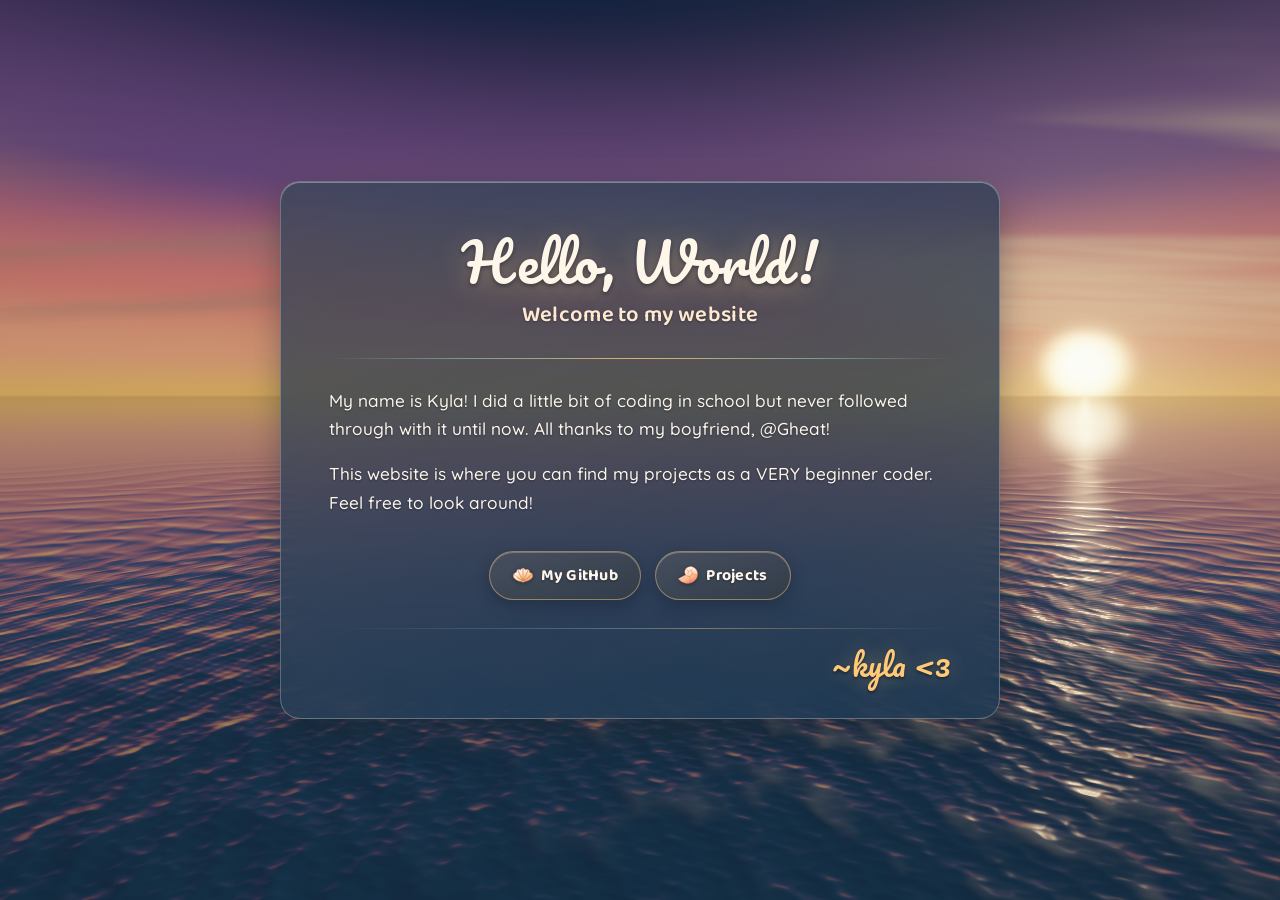
<file: index.html>
<!DOCTYPE html>
<html lang="en">
<head>
    <meta charset="UTF-8">
    <meta name="viewport" content="width=device-width, initial-scale=1.0">
    <title>Kyla's Website</title>
    <!-- #07182E, #0E2E4B, #1B5F80, #3AA3B3, #9FE3DC, #FFE9CF, #FFC978, #FF9E76, #F97A6D, #6E4A82, #06121F, #FFF6EA -->
    <link rel="preconnect" href="https://fonts.googleapis.com">
    <link rel="preconnect" href="https://fonts.gstatic.com" crossorigin>
    <link href="https://fonts.googleapis.com/css2?family=Baloo+2:wght@600;700&family=Pacifico&family=Quicksand:wght@400;500;600&display=swap" rel="stylesheet">
    <link rel="stylesheet" href="style.css?v=426e8dcf">
</head>
<body>
    <div class="page">
        <main class="card glass" data-no-splash>
            <h1>Hello, World!</h1>
            <h2>Welcome to my website  </h2>

            <hr class="rule" aria-hidden="true">

            <p>My name is Kyla! I did a little bit of coding in school but never followed through with it until now. All thanks to my boyfriend, @Gheat!</p>
            <p> This website is where you can find my projects as a VERY beginner coder. Feel free to look around!</p>

            <div class="links">
                <a class="button" href="https://github.com/giannikyla20-cpu" target="_blank"><svg class="shell" viewBox="1.6 4.9 20.8 20.8" aria-hidden="true" focusable="false" xmlns="http://www.w3.org/2000/svg"><!-- scallop / fan shell -->
                        <defs>
                            <linearGradient id="fanShell" x1=".15" y1="0" x2=".8" y2="1">
                                <stop offset="0" stop-color="#FFF6EA"/>
                                <stop offset=".38" stop-color="#FFE9CF"/>
                                <stop offset=".72" stop-color="#FFC978"/>
                                <stop offset="1" stop-color="#F1866F"/>
                            </linearGradient>
                        </defs>
                        <path d="M12 22.5C8.6 22.3 3.9 20.7 2.04 17.56Q1.1 13.2 4.91 12.59Q5.83 8.22 9.44 9.77Q12 6.42 14.56 9.77Q18.17 8.22 19.09 12.59Q22.9 13.2 21.96 17.56C20.1 20.7 15.4 22.3 12 22.5Z" fill="url(#fanShell)" stroke="#B85C4E" stroke-opacity=".55" stroke-width=".7"/>
                        <g fill="none" stroke="#C2685A" stroke-opacity=".5" stroke-width="1.2" stroke-linecap="round">
                            <path d="M12 21.6Q7.0 18.9 3.21 14.94"/>
                            <path d="M12 21.6Q9.3 16.7 7.02 10.85"/>
                            <path d="M12 21.6 12 8.42"/>
                            <path d="M12 21.6Q14.7 16.7 16.98 10.85"/>
                            <path d="M12 21.6Q17.0 18.9 20.79 14.94"/>
                        </g>
                        <path d="M5.9 19.9Q3.9 16.8 4.6 13.5" fill="none" stroke="#FFFFFF" stroke-opacity=".55" stroke-width="1.35" stroke-linecap="round"/>
                        <path d="M9.1 21.4Q7.1 21.0 5.6 20.0" fill="none" stroke="#FFFFFF" stroke-opacity=".3" stroke-width="1" stroke-linecap="round"/>
                        <ellipse cx="12" cy="22" rx="1.6" ry=".9" fill="#F0A961"/>
                    </svg> My GitHub</a>
                <a class="button" href="projects.html"><svg class="shell" viewBox="1.25 1.25 21.5 21.5" aria-hidden="true" focusable="false" xmlns="http://www.w3.org/2000/svg"><!-- spiral / nautilus shell -->
                        <defs>
                            <linearGradient id="spiralShell" x1=".2" y1=".05" x2=".75" y2="1">
                                <stop offset="0" stop-color="#FFF6EA"/>
                                <stop offset=".35" stop-color="#FFE9CF"/>
                                <stop offset=".7" stop-color="#FFB47F"/>
                                <stop offset="1" stop-color="#E8746B"/>
                            </linearGradient>
                        </defs>
                        <path d="M9.47 11.83C9.4 11.73 9.17 11.42 9.05 11.2C8.93 10.98 8.82 10.74 8.74 10.49C8.65 10.24 8.58 9.98 8.53 9.72C8.48 9.46 8.45 9.18 8.44 8.91C8.43 8.63 8.45 8.35 8.48 8.07C8.52 7.78 8.58 7.5 8.66 7.22C8.74 6.94 8.85 6.66 8.98 6.39C9.11 6.12 9.26 5.85 9.43 5.6C9.61 5.35 9.8 5.1 10.02 4.87C10.24 4.64 10.48 4.43 10.73 4.23C10.99 4.03 11.27 3.85 11.56 3.69C11.85 3.53 12.16 3.39 12.48 3.28C12.81 3.16 13.14 3.07 13.49 3.01C13.83 2.94 14.19 2.9 14.55 2.89C14.91 2.88 15.28 2.9 15.65 2.95C16.02 3 16.39 3.07 16.75 3.18C17.12 3.29 17.48 3.43 17.83 3.59C18.19 3.76 18.53 3.96 18.86 4.19C19.19 4.41 19.52 4.67 19.81 4.95C20.11 5.24 20.4 5.55 20.65 5.88C20.91 6.22 21.15 6.58 21.36 6.96C21.57 7.34 21.75 7.75 21.9 8.17C22.05 8.59 22.17 9.03 22.25 9.48C22.34 9.93 22.39 10.4 22.4 10.87C22.41 11.34 22.39 11.82 22.33 12.3C22.26 12.78 22.16 13.26 22.02 13.74C21.88 14.21 21.7 14.69 21.49 15.15C21.27 15.61 21.01 16.06 20.71 16.49C20.42 16.92 20.08 17.34 19.71 17.73C19.34 18.12 18.93 18.5 18.5 18.83C18.06 19.17 17.59 19.48 17.09 19.75C16.59 20.02 16.06 20.26 15.51 20.45C14.97 20.65 14.39 20.81 13.8 20.91C13.22 21.02 12.61 21.09 11.99 21.11C11.38 21.12 10.75 21.1 10.13 21.01C9.5 20.93 8.87 20.8 8.25 20.62C7.63 20.43 7 20.2 6.4 19.91C5.81 19.63 5.21 19.29 4.65 18.9C4.09 18.52 3.54 18.08 3.03 17.6C2.52 17.12 1.84 16.28 1.6 16.01Z" fill="url(#spiralShell)" stroke="#B85C4E" stroke-opacity=".5" stroke-width=".7"/>
                        <path d="M12.18 10.39C12.15 10.35 12.04 10.17 11.93 9.93C11.84 9.57 11.82 9.29 11.9 8.8C11.97 8.61 12.11 8.33 12.37 7.99C12.53 7.84 12.8 7.64 13.22 7.44C13.45 7.37 13.81 7.31 14.31 7.33C14.56 7.37 14.94 7.49 15.42 7.75C15.64 7.92 15.95 8.22 16.28 8.71C16.41 8.98 16.56 9.42 16.64 10.06C16.63 10.39 16.56 10.88 16.32 11.53C16.16 11.85 15.84 12.29 15.29 12.8C14.98 13.03 14.45 13.3 13.67 13.52C13.26 13.58 12.62 13.58 11.76 13.42C11.33 13.28 10.71 12.96 10.52 12.83C10.13 12.54 9.55 11.92 9.47 11.83" fill="none" stroke="#C2685A" stroke-opacity=".5" stroke-width=".9" stroke-linecap="round"/>
                        <g fill="none" stroke="#C2685A" stroke-opacity=".38" stroke-width=".85" stroke-linecap="round">
                            <path d="M12.32 8.04Q10.72 7.03 9.89 5.01"/>
                            <path d="M15.28 7.66Q16.15 5.44 18.46 3.93"/>
                            <path d="M16.56 10.85Q19.51 11.02 22.17 13.16"/>
                            <path d="M13.79 13.5Q15.13 16.82 14.15 20.84"/>
                            <path d="M10.07 12.48Q7.83 16.03 3.34 17.88"/>
                        </g>
                        <path d="M15.6 4.2Q19.4 5.9 20.9 9.6" fill="none" stroke="#FFFFFF" stroke-opacity=".5" stroke-width="1.3" stroke-linecap="round"/>
                    </svg> Projects</a>
            </div>

            <hr class="rule rule--soft" aria-hidden="true">

            <h3 class="signature"> ~kyla <3 </h3>
        </main>
    </div>

    <script src="ocean.js?v=022d1eb1" defer></script>
</body>
</html>
</file>
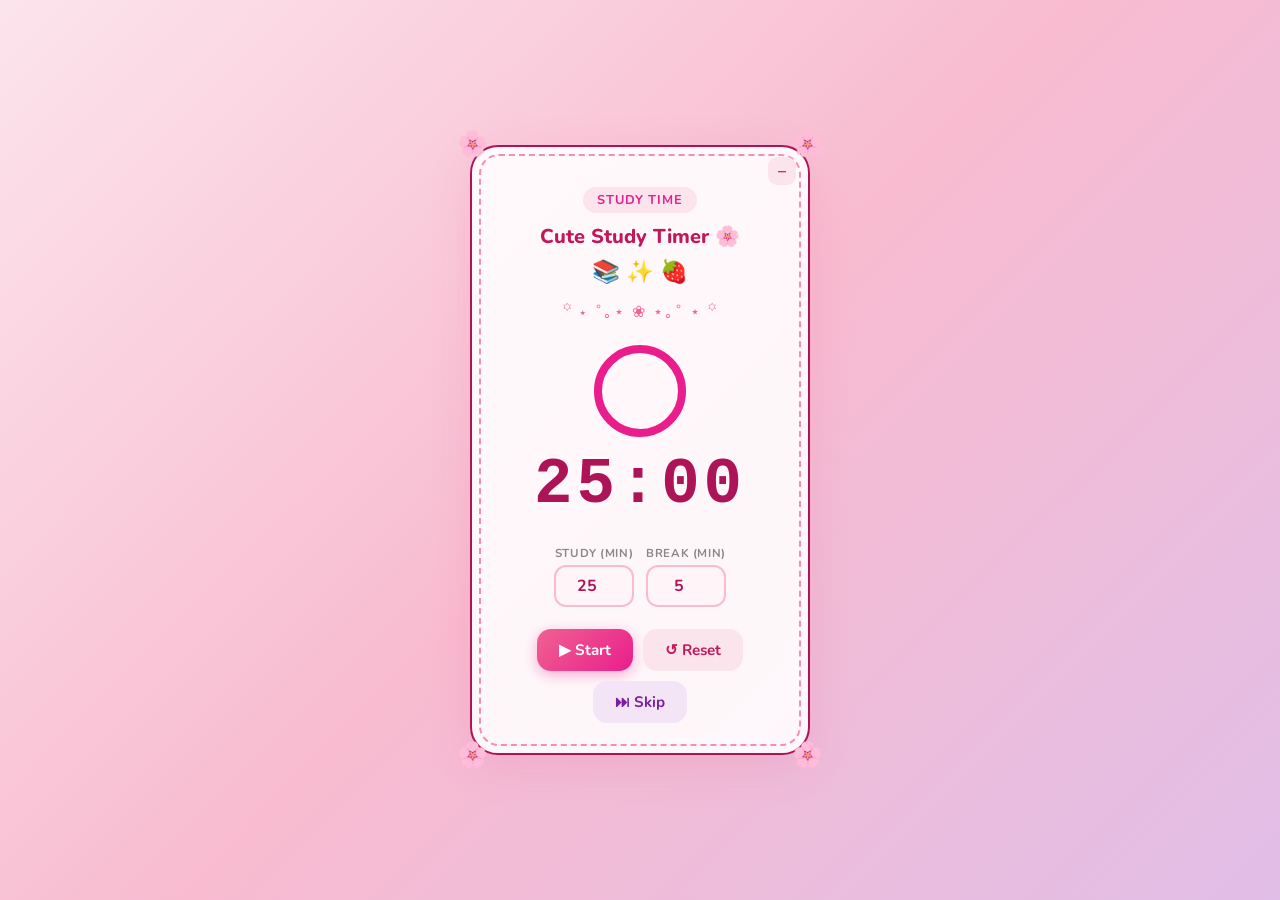
<file: StudyTimer/index.html>
<!DOCTYPE html>
<html lang="en">
<head>
    <meta charset="UTF-8">
    <meta name="viewport" content="width=device-width, initial-scale=1.0">
    <title>Cute Study Timer ⋆.ೃ࿔🌸*:･</title>
    <style>
        @import url('https://fonts.googleapis.com/css2?family=Nunito:wght@400;600;700;800&display=swap');

        * { box-sizing: border-box; margin: 0; padding: 0; }

        body {
            font-family: 'Nunito', 'Segoe UI', sans-serif;
            background: linear-gradient(135deg, #fce4ec, #f8bbd0, #e1bee7);
            min-height: 100vh;
            display: flex;
            align-items: center;
            justify-content: center;
            transition: background 0.8s ease;
        }

        body.break-mode {
            background: linear-gradient(135deg, #e8f5e9, #b2dfdb, #c8e6c9);
        }

        .card {
            position: relative;
            background: rgba(255, 255, 255, 0.88);
            backdrop-filter: blur(10px);
            border-radius: 28px;
            padding: 40px 34px 30px;
            width: 340px;
            box-shadow: 0 12px 40px rgba(233, 100, 150, 0.18);
            text-align: center;
            border: 2.5px solid #ad1457;
            transition: border-color 0.5s, box-shadow 0.5s;
        }

        body.break-mode .card {
            border-color: #1b5e20;
            box-shadow: 0 12px 40px rgba(56, 142, 60, 0.18);
        }

        /* ── Dainty dashed inner frame ── */
        .card::before {
            content: '';
            position: absolute;
            inset: 7px;
            border: 2px dashed #f48fb1;
            border-radius: 20px;
            pointer-events: none;
            transition: border-color 0.5s;
        }

        body.break-mode .card::before { border-color: #80cbc4; }

        /* ── Little flowers in the corners ── */
        .corner {
            position: absolute;
            font-size: 1.55rem;
            line-height: 1;
            pointer-events: none;
            animation: sway 4s ease-in-out infinite;
        }

        .corner::before { content: '🌸'; }
        body.break-mode .corner::before { content: '🌼'; }

        .corner.tl { top: -15px; left: -15px; }
        .corner.tr { top: -15px; right: -15px; animation-delay: 1s; }
        .corner.bl { bottom: -15px; left: -15px; animation-delay: 2s; }
        .corner.br { bottom: -15px; right: -15px; animation-delay: 3s; }

        @keyframes sway {
            0%, 100% { transform: rotate(-12deg); }
            50%      { transform: rotate(12deg); }
        }

        /* ── Swishy flourish divider ── */
        .flourish {
            font-size: 1rem;
            letter-spacing: 2px;
            color: #f06292;
            margin: -6px 0 18px;
            transition: color 0.5s;
        }

        body.break-mode .flourish { color: #66bb6a; }

        .flourish::before { content: '꙳ ⋆ ˚｡⋆ ❀ ⋆｡˚ ⋆ ꙳'; }

        .mode-badge {
            display: inline-block;
            font-size: 0.8rem;
            font-weight: 700;
            letter-spacing: 0.08em;
            text-transform: uppercase;
            padding: 4px 14px;
            border-radius: 50px;
            background: #fce4ec;
            color: #e91e8c;
            margin-bottom: 10px;
            transition: background 0.5s, color 0.5s;
        }

        body.break-mode .mode-badge {
            background: #e8f5e9;
            color: #2e7d32;
        }

        h1 {
            font-size: 1.25rem;
            font-weight: 800;
            color: #c2185b;
            margin-bottom: 6px;
        }

        body.break-mode h1 { color: #2e7d32; }

        .emoji-row {
            font-size: 1.4rem;
            margin-bottom: 20px;
        }

        /* ── Timer display ── */
        #timer-display {
            font-size: 4rem;
            font-weight: 800;
            font-family: 'Courier New', monospace;
            color: #ad1457;
            letter-spacing: 4px;
            margin: 8px 0 24px;
            transition: color 0.5s;
        }

        body.break-mode #timer-display { color: #1b5e20; }

        /* ── Input row ── */
        .inputs {
            display: flex;
            gap: 12px;
            justify-content: center;
            margin-bottom: 22px;
        }

        .input-group {
            display: flex;
            flex-direction: column;
            align-items: center;
            gap: 4px;
        }

        .input-group label {
            font-size: 0.72rem;
            font-weight: 700;
            color: #888;
            letter-spacing: 0.05em;
            text-transform: uppercase;
        }

        .input-group input {
            width: 80px;
            padding: 8px 10px;
            border: 2px solid #f8bbd0;
            border-radius: 12px;
            font-size: 1rem;
            font-family: inherit;
            font-weight: 700;
            text-align: center;
            color: #ad1457;
            background: #fff5f8;
            outline: none;
            transition: border-color 0.2s;
        }

        .input-group input:focus { border-color: #e91e8c; }

        /* ── Buttons ── */
        .buttons {
            display: flex;
            gap: 10px;
            justify-content: center;
            flex-wrap: wrap;
        }

        button {
            border: none;
            padding: 11px 22px;
            font-size: 0.95rem;
            font-family: inherit;
            font-weight: 700;
            border-radius: 14px;
            cursor: pointer;
            transition: transform 0.1s ease, opacity 0.2s, box-shadow 0.2s;
        }

        button:active { transform: scale(0.93); }

        #btn-start {
            background: linear-gradient(135deg, #f06292, #e91e8c);
            color: white;
            box-shadow: 0 4px 14px rgba(233, 30, 140, 0.35);
        }

        #btn-start:hover { box-shadow: 0 6px 18px rgba(233, 30, 140, 0.45); }

        #btn-reset {
            background: #fce4ec;
            color: #c2185b;
        }

        #btn-skip {
            background: #f3e5f5;
            color: #7b1fa2;
        }

        body.break-mode #btn-start {
            background: linear-gradient(135deg, #66bb6a, #388e3c);
            box-shadow: 0 4px 14px rgba(56, 142, 60, 0.35);
        }

        /* ── Progress ring ── */
        .ring-wrap {
            position: relative;
            width: 100px;
            height: 100px;
            margin: 0 auto 8px;
        }

        svg.ring { transform: rotate(-90deg); }

        #ring-bg { stroke: #fce4ec; }
        body.break-mode #ring-bg { stroke: #e8f5e9; }

        #ring-fill {
            stroke: #e91e8c;
            stroke-linecap: round;
            transition: stroke-dashoffset 1s linear, stroke 0.5s;
        }

        body.break-mode #ring-fill { stroke: #388e3c; }

        /* ── Minimize / expand toggle ── */
        #btn-mini {
            position: absolute;
            top: 10px;
            right: 12px;
            width: 28px;
            height: 28px;
            padding: 0;
            font-size: 1rem;
            line-height: 1;
            border-radius: 9px;
            background: #fce4ec;
            color: #c2185b;
            z-index: 5;
        }

        body.break-mode #btn-mini { background: #e8f5e9; color: #2e7d32; }

        /* ── Compact "focus" mode: small floating timer ── */
        .card.mini {
            position: fixed;
            bottom: 20px;
            right: 20px;
            width: auto;
            padding: 16px 20px 14px;
            cursor: grab;
            user-select: none;
        }

        .card.mini:active { cursor: grabbing; }

        .card.mini::before { inset: 4px; border-radius: 14px; }

        .card.mini .mode-badge,
        .card.mini h1,
        .card.mini .emoji-row,
        .card.mini .flourish,
        .card.mini .inputs,
        .card.mini .ring-wrap,
        .card.mini #btn-reset { display: none; }

        .card.mini #btn-mini { top: 6px; right: 7px; width: 22px; height: 22px; font-size: 0.85rem; }

        .card.mini #timer-display {
            font-size: 2.1rem;
            letter-spacing: 2px;
            margin: 10px 0 12px;
        }

        .card.mini .buttons { gap: 7px; }

        .card.mini button {
            padding: 7px 14px;
            font-size: 0.82rem;
            border-radius: 11px;
        }

        .card.mini .corner { font-size: 1rem; }
        .card.mini .corner.tl { top: -9px; left: -9px; }
        .card.mini .corner.tr { top: -9px; right: -9px; }
        .card.mini .corner.bl { bottom: -9px; left: -9px; }
        .card.mini .corner.br { bottom: -9px; right: -9px; }
    </style>
</head>
<body>
    <div class="card">
        <span class="corner tl"></span>
        <span class="corner tr"></span>
        <span class="corner bl"></span>
        <span class="corner br"></span>

        <button id="btn-mini" title="Minimize">–</button>

        <div class="mode-badge" id="mode-badge">Study Time</div>
        <h1 id="card-title">Cute Study Timer 🌸</h1>
        <div class="emoji-row" id="emoji-row">📚 ✨ 🍓</div>
        <div class="flourish"></div>

        <div class="ring-wrap">
            <svg class="ring" width="100" height="100" viewBox="0 0 100 100">
                <circle id="ring-bg"   cx="50" cy="50" r="42" fill="none" stroke-width="8"/>
                <circle id="ring-fill" cx="50" cy="50" r="42" fill="none" stroke-width="8"
                    stroke-dasharray="263.9" stroke-dashoffset="0"/>
            </svg>
        </div>

        <div id="timer-display">25:00</div>

        <div class="inputs">
            <div class="input-group">
                <label>Study (min)</label>
                <input type="number" id="study-min" value="25" min="1" max="99">
            </div>
            <div class="input-group">
                <label>Break (min)</label>
                <input type="number" id="break-min" value="5" min="1" max="99">
            </div>
        </div>

        <div class="buttons">
            <button id="btn-start">▶ Start</button>
            <button id="btn-reset">↺ Reset</button>
            <button id="btn-skip">⏭ Skip</button>
        </div>
    </div>

    <script>
        const display     = document.getElementById('timer-display');
        const btnStart    = document.getElementById('btn-start');
        const btnReset    = document.getElementById('btn-reset');
        const btnSkip     = document.getElementById('btn-skip');
        const studyInput  = document.getElementById('study-min');
        const breakInput  = document.getElementById('break-min');
        const modeBadge   = document.getElementById('mode-badge');
        const cardTitle   = document.getElementById('card-title');
        const emojiRow    = document.getElementById('emoji-row');
        const ringFill    = document.getElementById('ring-fill');
        const btnMini     = document.getElementById('btn-mini');
        const card        = document.querySelector('.card');
        const CIRCUMF     = 263.9;

        let isStudy    = true;
        let running    = false;
        let remaining  = 0;
        let total      = 0;
        let intervalId = null;

        // ── Soft chime (gentle bell-like arpeggio via Web Audio) ──
        let audioCtx = null;

        function chimeNote(ctx, freq, startTime, duration) {
            // bell tone = a couple of soft sine partials with a slow decay
            [1, 2.01].forEach((mult, i) => {
                const osc  = ctx.createOscillator();
                const gain = ctx.createGain();
                osc.type = 'sine';
                osc.frequency.value = freq * mult;

                const peak = i === 0 ? 0.22 : 0.07;
                gain.gain.setValueAtTime(0.0001, startTime);
                gain.gain.exponentialRampToValueAtTime(peak, startTime + 0.02);
                gain.gain.exponentialRampToValueAtTime(0.0001, startTime + duration);

                osc.connect(gain).connect(ctx.destination);
                osc.start(startTime);
                osc.stop(startTime + duration);
            });
        }

        function playChime() {
            try {
                if (!audioCtx) audioCtx = new (window.AudioContext || window.webkitAudioContext)();
                if (audioCtx.state === 'suspended') audioCtx.resume();
                const now = audioCtx.currentTime;
                // soft pentatonic arpeggio: C5 · E5 · G5 · C6
                const notes = [523.25, 659.25, 783.99, 1046.5];
                notes.forEach((f, i) => chimeNote(audioCtx, f, now + i * 0.18, 2.4));
            } catch (e) { /* audio not available */ }
        }

        function fmt(secs) {
            const m = String(Math.floor(secs / 60)).padStart(2, '0');
            const s = String(secs % 60).padStart(2, '0');
            return `${m}:${s}`;
        }

        function setRing(secs) {
            const pct  = total > 0 ? secs / total : 1;
            const offset = CIRCUMF * (1 - pct);
            ringFill.style.strokeDashoffset = offset;
        }

        function applyMode() {
            if (isStudy) {
                document.body.classList.remove('break-mode');
                modeBadge.textContent = 'Study Time';
                cardTitle.textContent = 'Cute Study Timer 🌸';
                emojiRow.textContent  = '📚 ✨ 🍓';
            } else {
                document.body.classList.add('break-mode');
                modeBadge.textContent = 'Break Time!';
                cardTitle.textContent = 'Take a Break 🌿';
                emojiRow.textContent  = '🍵 🌈 ☁️';
            }
        }

        function loadDuration() {
            const mins = parseInt(isStudy ? studyInput.value : breakInput.value) || 1;
            total      = mins * 60;
            remaining  = total;
        }

        function updateDisplay() {
            display.textContent = fmt(remaining);
            setRing(remaining);
        }

        function tick() {
            if (remaining <= 0) {
                clearInterval(intervalId);
                running = false;
                btnStart.textContent = '▶ Start';
                playChime();
                isStudy = !isStudy;
                applyMode();
                loadDuration();
                updateDisplay();
                return;
            }
            remaining--;
            updateDisplay();
        }

        btnStart.addEventListener('click', () => {
            if (!running) {
                if (remaining === 0) loadDuration();
                running = true;
                btnStart.textContent = '⏸ Pause';
                intervalId = setInterval(tick, 1000);
            } else {
                running = false;
                btnStart.textContent = '▶ Start';
                clearInterval(intervalId);
            }
        });

        btnReset.addEventListener('click', () => {
            clearInterval(intervalId);
            running = false;
            btnStart.textContent = '▶ Start';
            isStudy = true;
            applyMode();
            loadDuration();
            updateDisplay();
        });

        btnSkip.addEventListener('click', () => {
            clearInterval(intervalId);
            running = false;
            btnStart.textContent = '▶ Start';
            isStudy = !isStudy;
            applyMode();
            loadDuration();
            updateDisplay();
        });

        // ── Minimize / expand the timer into a small floating widget ──
        btnMini.addEventListener('click', () => {
            const mini = card.classList.toggle('mini');
            btnMini.textContent = mini ? '⤢' : '–';
            btnMini.title       = mini ? 'Expand' : 'Minimize';
            if (!mini) {
                // back to centered: clear any dragged position
                card.style.left = card.style.top = '';
                card.style.right = card.style.bottom = '';
            }
        });

        // ── Drag the mini timer anywhere on screen ──
        let dragging = false, dragDX = 0, dragDY = 0;

        card.addEventListener('mousedown', (e) => {
            if (!card.classList.contains('mini')) return;
            if (e.target.closest('button')) return;   // let buttons work normally
            dragging = true;
            const rect = card.getBoundingClientRect();
            dragDX = e.clientX - rect.left;
            dragDY = e.clientY - rect.top;
            card.style.right = card.style.bottom = 'auto';
            card.style.left  = rect.left + 'px';
            card.style.top   = rect.top  + 'px';
            e.preventDefault();
        });

        window.addEventListener('mousemove', (e) => {
            if (!dragging) return;
            card.style.left = (e.clientX - dragDX) + 'px';
            card.style.top  = (e.clientY - dragDY) + 'px';
        });

        window.addEventListener('mouseup', () => { dragging = false; });

        // Re-sync display when inputs change (only when stopped)
        [studyInput, breakInput].forEach(inp => {
            inp.addEventListener('change', () => {
                if (!running) { loadDuration(); updateDisplay(); }
            });
        });

        // Init
        applyMode();
        loadDuration();
        updateDisplay();
    </script>
</body>
</html>
</file>
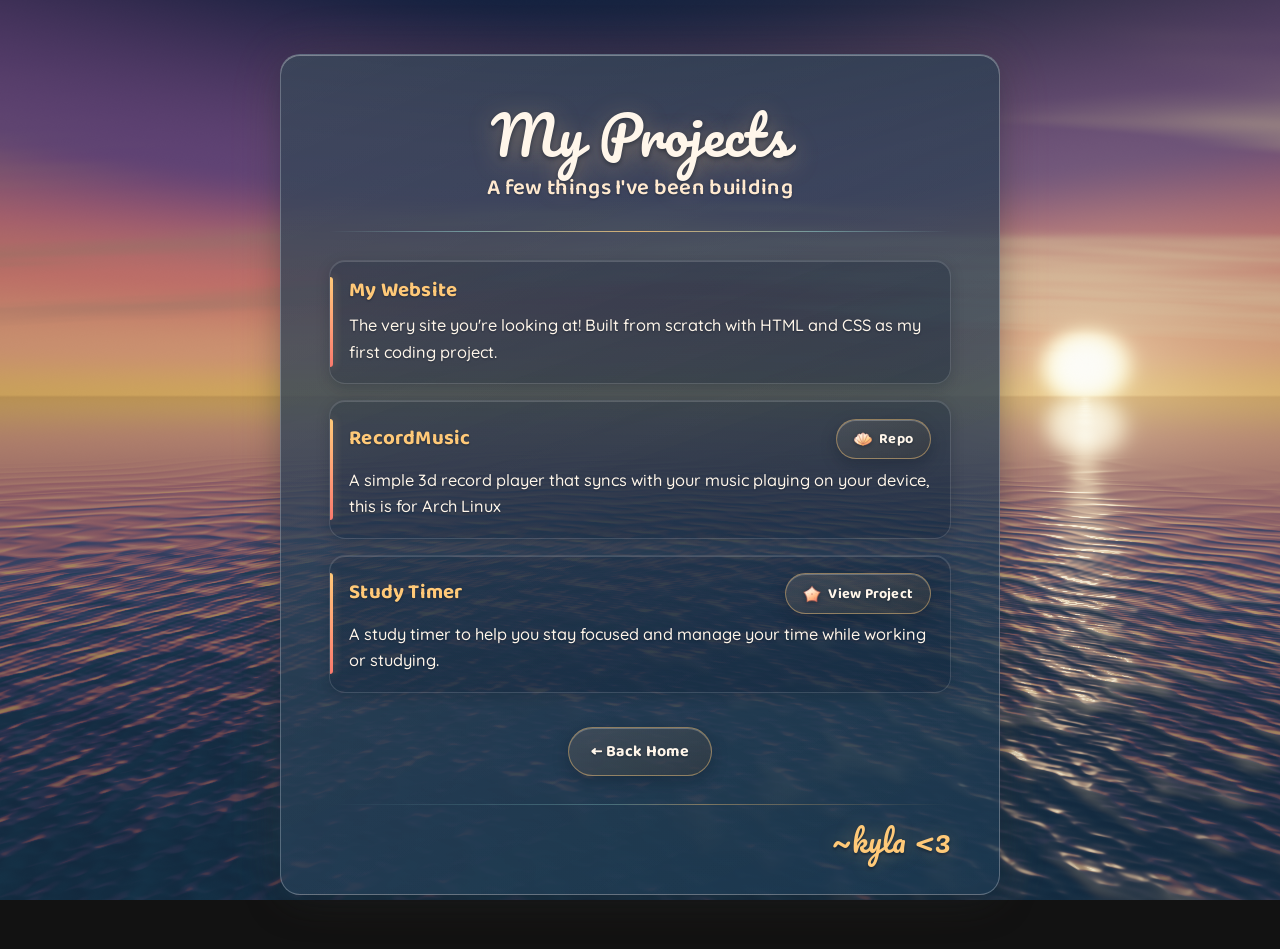
<file: projects.html>
<!DOCTYPE html>
<html lang="en">
<head>
    <meta charset="UTF-8">
    <meta name="viewport" content="width=device-width, initial-scale=1.0">
    <title>Kyla's Projects</title>
    <!-- #07182E, #0E2E4B, #1B5F80, #3AA3B3, #9FE3DC, #FFE9CF, #FFC978, #FF9E76, #F97A6D, #6E4A82, #06121F, #FFF6EA -->
    <link rel="preconnect" href="https://fonts.googleapis.com">
    <link rel="preconnect" href="https://fonts.gstatic.com" crossorigin>
    <link href="https://fonts.googleapis.com/css2?family=Baloo+2:wght@600;700&family=Pacifico&family=Quicksand:wght@400;500;600&display=swap" rel="stylesheet">
    <link rel="stylesheet" href="style.css?v=426e8dcf">
</head>
<body>
    <div class="page">
        <main class="card glass" data-no-splash>
            <h1>My Projects</h1>
            <h2>A few things I've been building </h2>

            <hr class="rule" aria-hidden="true">

            <div class="project-list">
                <article class="project-card" data-no-splash>
                    <h3 class="project-title">My Website</h3>
                    <p>The very site you're looking at! Built from scratch with HTML and CSS as my first coding project.</p>
                </article>

                <article class="project-card" data-no-splash>
                    <h3 class="project-title">RecordMusic</h3>
                    <p>A simple 3d record player that syncs with your music playing on your device, this is for Arch Linux</p>
                    <a class="button" href="https://github.com/giannikyla20-cpu/RecordMusic" target="_blank"><svg class="shell" viewBox="1.6 4.9 20.8 20.8" aria-hidden="true" focusable="false" xmlns="http://www.w3.org/2000/svg"><!-- scallop / fan shell: same mark as "My GitHub" on the home page, because it means the same thing -->
                            <defs>
                                <linearGradient id="fanShell" x1=".15" y1="0" x2=".8" y2="1">
                                    <stop offset="0" stop-color="#FFF6EA"/>
                                    <stop offset=".38" stop-color="#FFE9CF"/>
                                    <stop offset=".72" stop-color="#FFC978"/>
                                    <stop offset="1" stop-color="#F1866F"/>
                                </linearGradient>
                            </defs>
                            <path d="M12 22.5C8.6 22.3 3.9 20.7 2.04 17.56Q1.1 13.2 4.91 12.59Q5.83 8.22 9.44 9.77Q12 6.42 14.56 9.77Q18.17 8.22 19.09 12.59Q22.9 13.2 21.96 17.56C20.1 20.7 15.4 22.3 12 22.5Z" fill="url(#fanShell)" stroke="#B85C4E" stroke-opacity=".55" stroke-width=".7"/>
                            <g fill="none" stroke="#C2685A" stroke-opacity=".5" stroke-width="1.2" stroke-linecap="round">
                                <path d="M12 21.6Q7.0 18.9 3.21 14.94"/>
                                <path d="M12 21.6Q9.3 16.7 7.02 10.85"/>
                                <path d="M12 21.6 12 8.42"/>
                                <path d="M12 21.6Q14.7 16.7 16.98 10.85"/>
                                <path d="M12 21.6Q17.0 18.9 20.79 14.94"/>
                            </g>
                            <path d="M5.9 19.9Q3.9 16.8 4.6 13.5" fill="none" stroke="#FFFFFF" stroke-opacity=".55" stroke-width="1.35" stroke-linecap="round"/>
                            <path d="M9.1 21.4Q7.1 21.0 5.6 20.0" fill="none" stroke="#FFFFFF" stroke-opacity=".3" stroke-width="1" stroke-linecap="round"/>
                            <ellipse cx="12" cy="22" rx="1.6" ry=".9" fill="#F0A961"/>
                        </svg> Repo</a>
                </article>

                <article class="project-card" data-no-splash>
                    <h3 class="project-title">Study Timer</h3>
                    <p>A study timer to help you stay focused and manage your time while working or studying.</p>
                    <a class="button" href="StudyTimer/index.html"><svg class="shell" viewBox="2 1.1 20 20" aria-hidden="true" focusable="false" xmlns="http://www.w3.org/2000/svg"><!-- starfish: opening a project, as opposed to visiting a repo -->
                            <defs>
                                <linearGradient id="starShell" x1=".2" y1="0" x2=".78" y2="1">
                                    <stop offset="0" stop-color="#FFF6EA"/>
                                    <stop offset=".36" stop-color="#FFE9CF"/>
                                    <stop offset=".72" stop-color="#FFB47F"/>
                                    <stop offset="1" stop-color="#E8746B"/>
                                </linearGradient>
                            </defs>
                            <!-- five arms: tips on a 9.4 radius, valleys pulled out to 5.2 so the
                                 arms read chunky rather than spiky, and a round linejoin blunts
                                 the tips the way a real starfish is blunt -->
                            <path d="M12 2.6Q15.06 7.79 20.94 9.1Q16.95 13.61 17.53 19.6Q12 17.2 6.47 19.6Q7.05 13.61 3.06 9.1Q8.94 7.79 12 2.6Z" fill="url(#starShell)" stroke="#B85C4E" stroke-opacity=".5" stroke-width="1.5" stroke-linejoin="round"/>
                            <g fill="#C2685A" fill-opacity=".36">
                                <circle cx="12" cy="11.3" r="1.2"/>
                                <circle cx="12" cy="6.6" r=".52"/>
                                <circle cx="16.5" cy="10.2" r=".52"/>
                                <circle cx="14.8" cy="15.5" r=".52"/>
                                <circle cx="9.2" cy="15.5" r=".52"/>
                                <circle cx="7.5" cy="10.2" r=".52"/>
                            </g>
                            <path d="M9.9 5.9Q7.6 7.7 5.4 8.9" fill="none" stroke="#FFFFFF" stroke-opacity=".5" stroke-width="1.2" stroke-linecap="round"/>
                        </svg> View Project</a>
                </article>
            </div>

            <div class="links">
                <a class="button" href="index.html">← Back Home</a>
            </div>

            <hr class="rule rule--soft" aria-hidden="true">

            <h3 class="signature"> ~kyla &lt;3 </h3>
        </main>
    </div>

    <script src="ocean.js?v=022d1eb1" defer></script>
</body>
</html>
</file>
<file: style.css>
/* ============================================================
   justkyla.com — ocean sunset interface
   The moving background is ocean.js (a fixed full-screen canvas).
   Everything in here is the frosted sea glass that floats on top.
   ============================================================ */

/* Real crossfade between pages in modern browsers (Chrome/Edge) */
@view-transition {
    navigation: auto;
}

:root {
    /* ---- palette (see DESIGN-SPEC) ---- */
    --abyss: #07182E;
    --deep:  #0E2E4B;
    --sea:   #1B5F80;
    --teal:  #3AA3B3;
    --foam:  #9FE3DC;
    --sand:  #FFE9CF;
    --gold:  #FFC978;
    --peach: #FF9E76;
    --coral: #F97A6D;
    --dusk:  #6E4A82;
    --ink:   #06121F;
    --paper: #FFF6EA;

    /* ---- motion ---- */
    --ease:   cubic-bezier(.22, .61, .36, 1);
    --spring: cubic-bezier(.34, 1.56, .64, 1);

    /* ---- sea glass ----
       Two stacked layers. The white sheen is the spec's glass recipe; the dark
       tint underneath is what makes --paper text legal over the *brightest*
       part of the sunset (see the contrast note further down). */
    --glass-sheen: linear-gradient(155deg, rgba(255, 255, 255, .17), rgba(255, 255, 255, .06));
    --glass-tint:  linear-gradient(163deg, rgba(7, 24, 46, .78), rgba(11, 42, 68, .74));
    --glass-blur:  18px;

    --shadow-soft: 0 1px 2px rgba(6, 18, 31, .45);
    --column: min(720px, 92vw);
}

/* ---- background safety net -------------------------------------------------
   A static sunset stands in before ocean.js runs, and stays if it fails or if
   WebGL is unavailable. html backgrounds propagate to the viewport, so this
   covers the whole page; the canvas paints on top of it. */
html {
    color-scheme: dark;
    background:
        radial-gradient(125% 62% at 50% 74%,
            rgba(255, 201, 120, .55) 0%,
            rgba(249, 122, 109, .26) 30%,
            rgba(7, 24, 46, 0) 64%),
        linear-gradient(180deg,
            #241C46   0%,
            var(--dusk) 20%,
            var(--coral) 40%,
            var(--peach) 47%,
            var(--gold) 52%,
            var(--sea)  57%,
            var(--deep) 74%,
            var(--abyss) 100%);
    background-attachment: fixed;
    background-repeat: no-repeat;
}

body {
    margin: 0;
    /* transparent so the ocean.js canvas is visible underneath the content */
    background: transparent;
    font-family: 'Quicksand', 'Trebuchet MS', Arial, sans-serif;
    color: var(--paper);
    -webkit-font-smoothing: antialiased;
    text-rendering: optimizeLegibility;
}

/* ---- the floating column --------------------------------------------------
   Positioned + z-indexed so it always stacks above the canvas. The page-load
   animation lives HERE, not on <body>: a transform on body would turn it into
   a containing block and break the canvas's position:fixed. */
.page {
    position: relative;
    z-index: 1;
    box-sizing: border-box;
    width: var(--column);
    min-height: 100vh;
    min-height: 100dvh;
    margin-inline: auto;
    padding-block: clamp(1.75rem, 6vh, 4.5rem);
    display: flex;
    flex-direction: column;
    animation: fadeInUp .62s var(--ease) both;
}
/* auto block margins float the card in the middle of the water on tall
   viewports, but collapse to 0 (rather than clipping the top) once the
   content is taller than the screen — unlike justify-content: center */
.page > .card { margin-block: auto; }

@keyframes fadeInUp {
    from { opacity: 0; transform: translateY(14px); }
    to   { opacity: 1; transform: translateY(0); }
}
@keyframes fadeIn {
    from { opacity: 0; }
    to   { opacity: 1; }
}

/* ============================================================
   FROSTED SEA GLASS
   Kept to ONE backdrop-filter surface per page (the main card).
   Everything nested inside it — buttons, project tiles — uses the same
   visual language but only translucent fills, so we never pay for a
   second blur pass.
   ============================================================ */
.glass {
    background: var(--glass-sheen), var(--glass-tint);
    backdrop-filter: blur(var(--glass-blur)) saturate(150%);
    -webkit-backdrop-filter: blur(var(--glass-blur)) saturate(150%);
    border: 1px solid rgba(255, 255, 255, .26);
    border-radius: 20px;
    box-shadow:
        0 10px 34px rgba(6, 18, 31, .34),
        0 0 60px rgba(255, 201, 120, .09),
        inset 0 1px 0 rgba(255, 255, 255, .34);
}

/* ---- CONTRAST, worst case -------------------------------------------------
   Worst case is the card sitting on the sun itself, so the maths assumes the
   blurred backdrop is pure white rgb(255,255,255) — nothing the ocean renders
   can be brighter than that, and saturate() cannot brighten white.
   Compositing --glass-tint then --glass-sheen over white gives:
     top corner    (tint .78 + sheen .17) -> rgb( 96,108,122)
     bottom corner (tint .74 + sheen .06) -> rgb( 88,109,127)
   Measured against the text colours actually used on the card:
     #FFF6EA body copy .......... 5.18:1   (needs 4.5)  PASS
     #FFE9CF h2 subhead ......... 4.70:1   (needs 3.0)  PASS
     #FFC978 titles/signature ... 3.66:1   (needs 3.0, all >=20px bold) PASS
   Over the dark water it climbs past 9:1. The tint alphas are deliberately
   high because the spec's plain white sheen alone lands at only ~3.1:1 over
   the sun. Do not lighten the tint or raise the sheen without re-running
   harness/solve.mjs + harness/contrast.mjs.
   The text-shadow below is extra insurance, not the plan.                    */

/* No backdrop-filter support (older Firefox, some embedded webviews):
   swap in a near-opaque fill so nothing becomes unreadable. */
@supports not ((backdrop-filter: blur(1px)) or (-webkit-backdrop-filter: blur(1px))) {
    .glass {
        background:
            linear-gradient(155deg, rgba(255, 255, 255, .10), rgba(255, 255, 255, .04)),
            rgba(14, 46, 75, .84);
    }
}

/* ---- ocean.js quality tiers -----------------------------------------------
   ocean.js stamps high|medium|low|none on <html>. low keeps a hint of frost;
   none drops the blur entirely and thickens the tint instead, which costs
   nothing and keeps the contrast figures above valid. */
html[data-ocean-tier="low"] { --glass-blur: 8px; }
html[data-ocean-tier="none"] {
    --glass-tint: linear-gradient(163deg, rgba(7, 24, 46, .86), rgba(11, 42, 68, .82));
}
html[data-ocean-tier="none"] .glass {
    backdrop-filter: none;
    -webkit-backdrop-filter: none;
}

/* ============================================================
   THE CARD
   ============================================================ */
.card {
    position: relative;
    padding: clamp(1.65rem, 4.4vw, 2.9rem) clamp(1.35rem, 4.4vw, 3rem) clamp(1.4rem, 3.4vw, 2rem);
    overflow: hidden;
}

/* a single warm glint sliding along the top edge, like light off a wave */
.card::after {
    content: "";
    position: absolute;
    inset: -1px -1px auto -1px;
    height: 1px;
    background: linear-gradient(90deg,
        rgba(255, 255, 255, 0) 0%,
        rgba(255, 233, 207, .75) 28%,
        rgba(255, 201, 120, .9) 50%,
        rgba(159, 227, 220, .6) 74%,
        rgba(255, 255, 255, 0) 100%);
    pointer-events: none;
}

/* ============================================================
   TYPE
   ============================================================ */
h1 {
    font-family: 'Pacifico', 'Baloo 2', cursive;
    font-weight: 400;
    font-size: clamp(2.3rem, 7.2vw, 3.35rem);
    line-height: 1.24;
    letter-spacing: .005em;
    color: var(--paper);
    text-align: center;
    margin: 0 0 .35rem;
    text-shadow:
        0 2px 4px rgba(6, 18, 31, .45),
        0 6px 26px rgba(255, 201, 120, .34);
}

h2 {
    font-family: 'Baloo 2', 'Trebuchet MS', cursive;
    font-weight: 600;
    font-size: clamp(1.1rem, 2.9vw, 1.38rem);
    line-height: 1.4;
    letter-spacing: .015em;
    color: var(--sand);
    text-align: center;
    margin: 0;
    text-shadow: var(--shadow-soft);
}

p {
    font-family: 'Quicksand', 'Trebuchet MS', sans-serif;
    font-weight: 500;
    font-size: clamp(1rem, 2.3vw, 1.075rem);
    line-height: 1.65;
    color: var(--paper);
    text-shadow: var(--shadow-soft);
    margin: 0 0 1.05rem;
}
p:last-child { margin-bottom: 0; }

/* decorative hairline — a little horizon line */
.rule {
    height: 1px;
    border: 0;
    margin: clamp(1.15rem, 3vw, 1.65rem) auto clamp(1.25rem, 3.2vw, 1.75rem);
    background: linear-gradient(90deg,
        rgba(159, 227, 220, 0) 0%,
        rgba(159, 227, 220, .5) 22%,
        rgba(255, 201, 120, .8) 50%,
        rgba(159, 227, 220, .5) 78%,
        rgba(159, 227, 220, 0) 100%);
}
.rule--soft {
    margin: clamp(1.3rem, 3.4vw, 1.75rem) auto clamp(.55rem, 1.6vw, .8rem);
    background: linear-gradient(90deg,
        rgba(255, 255, 255, 0) 0%,
        rgba(159, 227, 220, .3) 45%,
        rgba(255, 201, 120, .42) 60%,
        rgba(255, 255, 255, 0) 100%);
}

/* Kyla's signature */
.signature {
    font-family: 'Pacifico', cursive;
    font-weight: 400;
    font-style: normal;
    font-size: clamp(1.45rem, 4.4vw, 1.85rem);
    line-height: 1.5;
    color: var(--gold);
    text-align: right;
    margin: 0;
    text-shadow:
        0 2px 3px rgba(6, 18, 31, .5),
        0 0 20px rgba(255, 201, 120, .3);
}

/* ============================================================
   BUTTONS — sea glass pebbles
   ============================================================ */
.links {
    display: flex;
    flex-wrap: wrap;
    justify-content: center;
    gap: .85rem;
    margin-top: clamp(1.5rem, 4vw, 2.1rem);
}

.button {
    display: inline-flex;
    align-items: center;
    justify-content: center;
    gap: .5em;
    /* border-box is load-bearing: the phone layout below sets width:100% on
       these, and with the default content-box the 1.4rem side padding pushed
       them ~46px wider than the card's content area — the overflow was invisible
       because .card clips it. */
    box-sizing: border-box;
    min-height: 44px;
    padding: .7rem 1.4rem;
    font-family: 'Baloo 2', 'Trebuchet MS', cursive;
    font-weight: 700;
    font-size: 1rem;
    letter-spacing: .015em;
    color: var(--paper);
    text-decoration: none;
    text-shadow: 0 1px 2px rgba(6, 18, 31, .5);
    border-radius: 999px;
    border: 1px solid rgba(255, 201, 120, .45);
    /* warm sheen over a dark tint: #FFF6EA on this reads 5.2:1 even when the
       glass behind it is sitting on the sun */
    background:
        linear-gradient(150deg, rgba(255, 233, 207, .16), rgba(255, 201, 120, .10)),
        linear-gradient(180deg, rgba(7, 24, 46, .38), rgba(7, 24, 46, .46));
    box-shadow:
        0 6px 16px rgba(6, 18, 31, .28),
        inset 0 1px 0 rgba(255, 255, 255, .24);
    transition:
        transform .18s var(--spring),
        border-color .18s var(--ease),
        box-shadow .18s var(--ease),
        background .18s var(--ease);
}

.button:hover,
.button:focus-visible {
    transform: translateY(-2px) scale(1.025);
    border-color: rgba(249, 122, 109, .8);
    background:
        linear-gradient(150deg, rgba(255, 205, 178, .2), rgba(249, 122, 109, .13)),
        linear-gradient(180deg, rgba(7, 24, 46, .38), rgba(7, 24, 46, .46));
    box-shadow:
        0 11px 24px rgba(6, 18, 31, .34),
        0 0 26px rgba(249, 122, 109, .26),
        inset 0 1px 0 rgba(255, 255, 255, .3);
}
.button:focus-visible {
    outline: 2px solid var(--foam);
    outline-offset: 3px;
}
.button:active { transform: translateY(0) scale(.99); }

/* ---- seashell ornaments ---- */
.shell {
    flex: none;
    /* 1.25em rather than ~1.1: the ridge and chamber detail muddies into a blob
       at 18px on a 1x desktop display, and a couple of extra pixels is the
       difference between "a shell" and "a peach smudge" */
    width: 1.25em;
    height: 1.25em;
    /* both shells are drawn on a square, art-centred viewBox, so they sit on
       the label's optical centre without nudging */
    display: inline-block;
    vertical-align: -.2em;
    filter: drop-shadow(0 1px 2px rgba(6, 18, 31, .45));
    transition: transform .18s var(--spring);
}
.button:hover .shell,
.button:focus-visible .shell {
    transform: rotate(-9deg) translateY(-1px) scale(1.07);
}

/* ============================================================
   PROJECT CARDS — recessed inlays inside the glass card.
   Deliberately DARKER than the card, never lighter: a lighter tile would
   push #FFF6EA below 4.5:1 over the bright part of the sunset.
   ============================================================ */
.project-list {
    display: grid;
    gap: 1rem;
}

.project-card {
    position: relative;
    overflow: hidden;
    /* title and its action chip share the top row, body copy spans below —
       source order is untouched, the grid just places them */
    display: grid;
    grid-template-columns: minmax(0, 1fr) auto;
    grid-template-areas:
        "title  action"
        "body   body";
    align-items: center;
    column-gap: .9rem;
    row-gap: .45rem;
    padding: 1.1rem 1.2rem 1.15rem;
    border-radius: 16px;
    background: linear-gradient(160deg, rgba(7, 24, 46, .2), rgba(7, 24, 46, .32));
    border: 1px solid rgba(255, 255, 255, .14);
    box-shadow:
        0 4px 14px rgba(6, 18, 31, .2),
        inset 0 1px 0 rgba(255, 255, 255, .16);
    transition:
        transform .18s var(--ease),
        border-color .18s var(--ease),
        box-shadow .18s var(--ease);
}

/* a sliver of sunset light down the leading edge, inset so the card's
   rounded corners don't shave the ends off */
.project-card::before {
    content: "";
    position: absolute;
    left: 0;
    top: 13%;
    bottom: 13%;
    width: 3px;
    border-radius: 0 3px 3px 0;
    background: linear-gradient(180deg, var(--gold), var(--peach) 55%, var(--coral));
    box-shadow: 0 0 10px rgba(255, 201, 120, .35);
}

.project-card:hover {
    transform: translateY(-2px);
    border-color: rgba(159, 227, 220, .34);
    box-shadow:
        0 9px 22px rgba(6, 18, 31, .26),
        inset 0 1px 0 rgba(255, 255, 255, .2);
}

.project-title {
    grid-area: title;
    font-family: 'Baloo 2', 'Trebuchet MS', cursive;
    font-weight: 700;
    font-size: clamp(1.1rem, 2.7vw, 1.28rem);
    line-height: 1.3;
    letter-spacing: .01em;
    color: var(--gold);
    text-align: left;
    font-style: normal;
    margin: 0;
    text-shadow: 0 1px 2px rgba(6, 18, 31, .5);
}

/* paragraphs inside a card don't get their own box */
.project-card p {
    grid-area: body;
    font-size: clamp(.96rem, 2.2vw, 1.02rem);
    line-height: 1.62;
    margin: 0;
}

/* small action chips inside project cards, sitting on the title row */
.project-card .button {
    grid-area: action;
    margin: 0;
    padding: .45rem 1.05rem;
    font-size: .9rem;
    min-height: 36px;
}

/* ============================================================
   RESPONSIVE
   ============================================================ */
@media (max-width: 700px) {
    :root {
        /* mobile GPUs choke on wide blurs */
        --glass-blur: 10px;
    }
    .card::after { opacity: .8; }
}

@media (max-width: 480px) {
    .card {
        padding: 1.5rem 1.2rem 1.4rem;
        border-radius: 18px;
    }
    /* full-width buttons = unmissable tap targets */
    .links {
        flex-direction: column;
        align-items: stretch;
        gap: .7rem;
    }
    .links .button { width: 100%; }
    /* stack the chip under the copy on phones so the title never gets
       squeezed, and give it a full 44px tap target */
    .project-card {
        padding: 1rem 1.05rem 1.05rem;
        grid-template-columns: minmax(0, 1fr);
        grid-template-areas:
            "title"
            "body"
            "action";
        row-gap: .5rem;
    }
    .project-card .button {
        min-height: 44px;
        justify-self: end;
        margin-top: .35rem;
    }
    .signature { text-align: center; }
}

/* ============================================================
   REDUCED MOTION — genuinely calmer: fades only, no movement.
   ============================================================ */
@media (prefers-reduced-motion: reduce) {
    .page {
        animation: fadeIn .4s linear both;
    }
    .shell,
    .button,
    .project-card {
        transition: border-color .18s linear, box-shadow .18s linear, background .18s linear;
    }
    .button:hover,
    .button:focus-visible,
    .button:active,
    .project-card:hover,
    .button:hover .shell,
    .button:focus-visible .shell {
        transform: none;
    }
}
</file>
